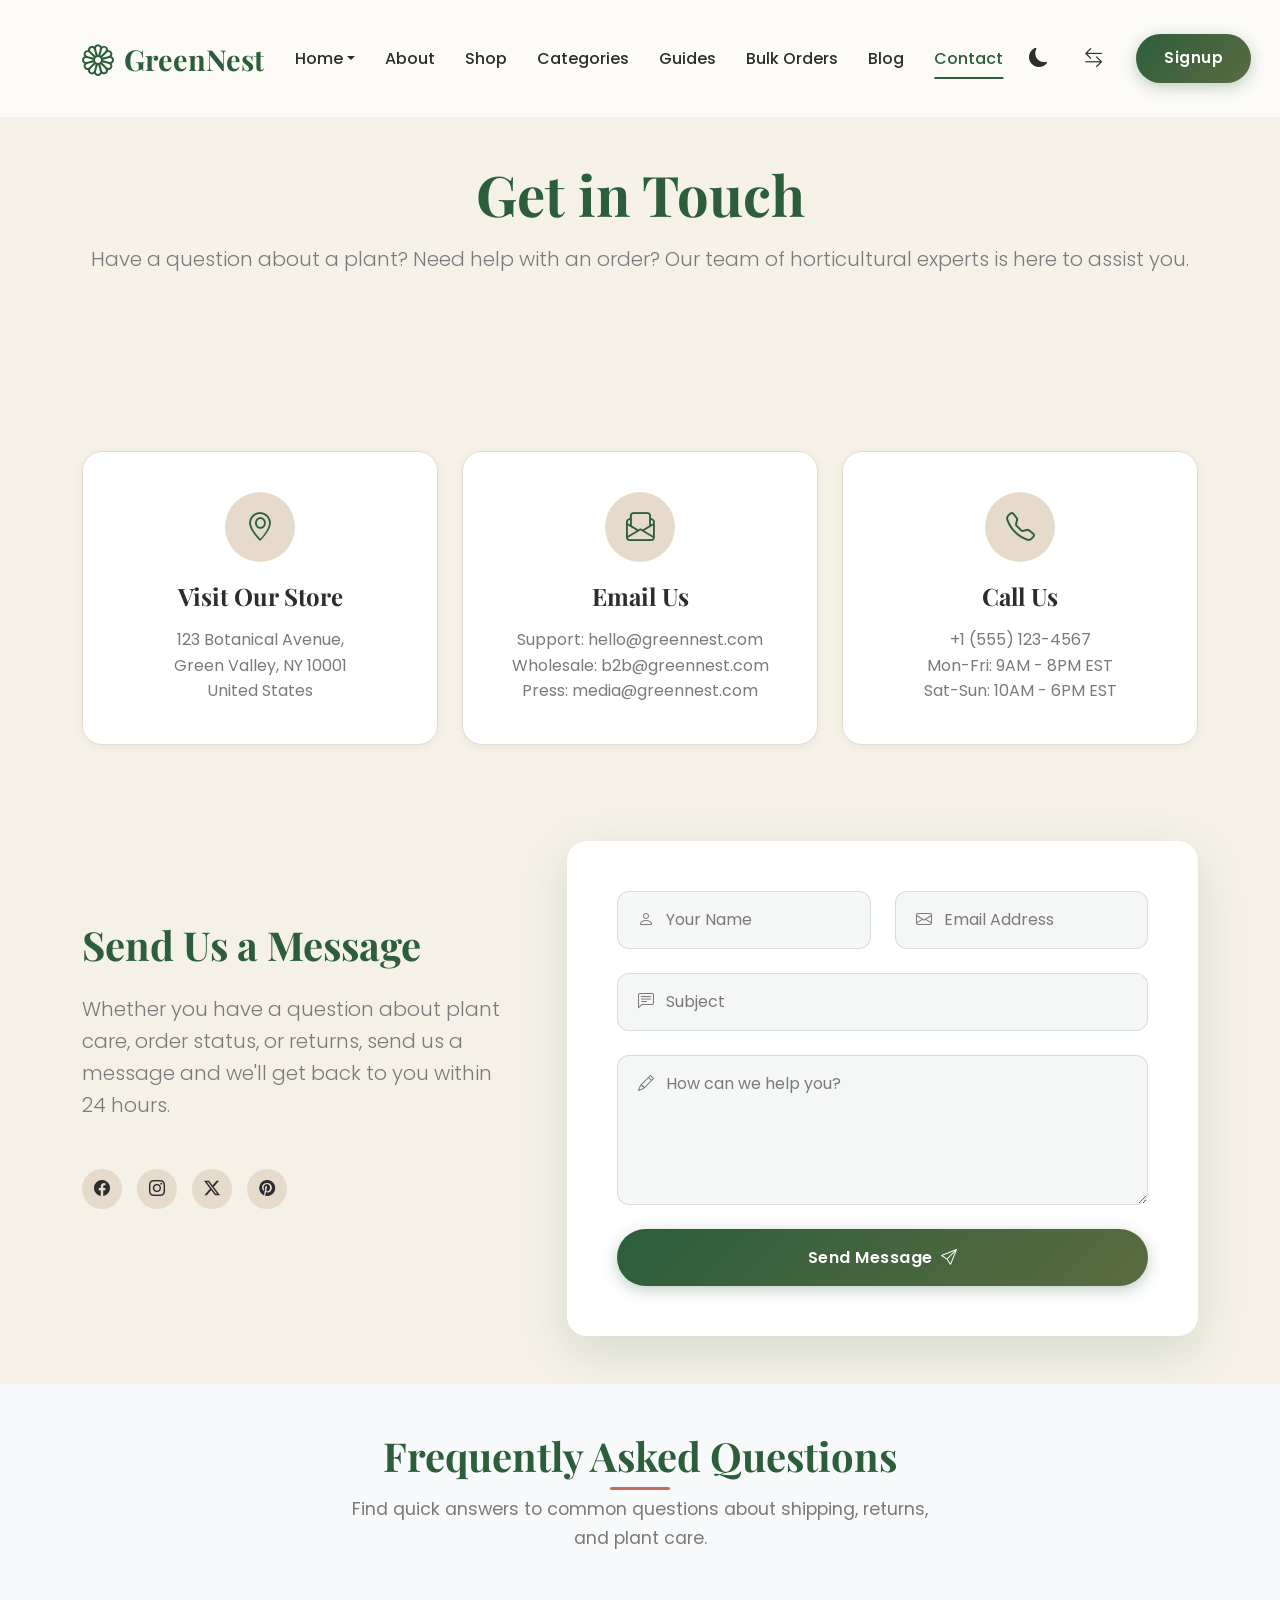
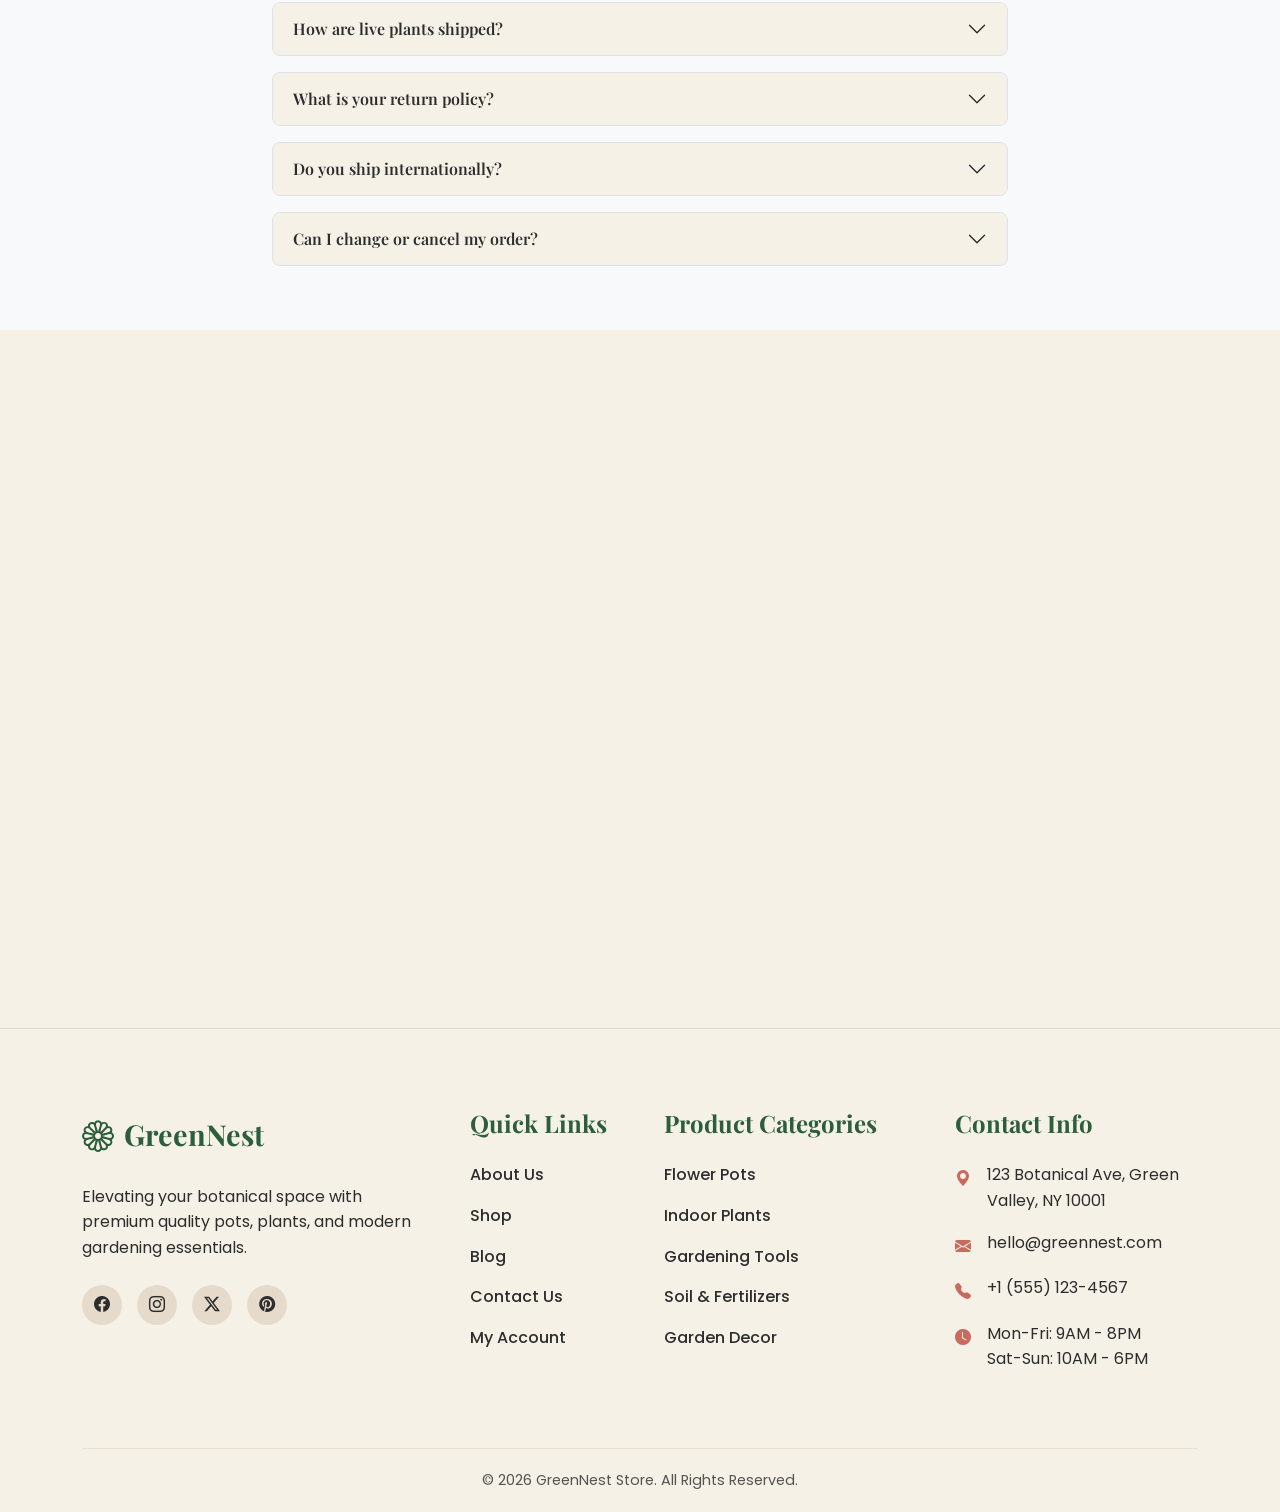
<file: contact.html>
<!DOCTYPE html>
<html lang="en" dir="ltr" data-theme="light">
<head>
    <meta charset="UTF-8">
    <meta name="viewport" content="width=device-width, initial-scale=1.0">
    <title>Contact Us | GreenNest</title>
    <link rel="icon" type="image/svg+xml" href="favicon.svg">
    
    <link href="https://cdn.jsdelivr.net/npm/bootstrap@5.3.2/dist/css/bootstrap.min.css" rel="stylesheet">
    <link rel="stylesheet" href="https://cdn.jsdelivr.net/npm/bootstrap-icons@1.11.1/font/bootstrap-icons.css">
    <link href="https://unpkg.com/aos@2.3.1/dist/aos.css" rel="stylesheet">
    
    <link rel="stylesheet" href="css/style.css">
    <link rel="stylesheet" href="css/rtl.css">
    
    <style>
        .contact-hero {
            padding: 160px 0 140px;
            background: linear-gradient(rgba(245, 241, 231, 0.9), rgba(245, 241, 231, 0.9)), url('https://images.unsplash.com/photo-1550989460-0adf9ea622e2?q=80&w=1920&auto=format&fit=crop') center/cover;
            text-align: center;
        }
        [data-theme="dark"] .contact-hero {
            background: linear-gradient(rgba(26, 31, 28, 0.95), rgba(26, 31, 28, 0.95)), url('https://images.unsplash.com/photo-1528183429752-a97d0bf99b5a?q=80&w=1920&auto=format&fit=crop') center/cover;
        }
        
        .contact-info-box {
            background: var(--color-white);
            padding: 40px;
            border-radius: 20px;
            text-align: center;
            box-shadow: var(--shadow-sm);
            height: 100%;
            transition: all var(--transition-smooth);
            border: 1px solid var(--color-border);
        }
        [data-theme="dark"] .contact-info-box { background: var(--color-card-bg); }

        .contact-title {
            color: var(--color-forest-green);
            font-family: var(--font-secondary);
        }
        
        [data-theme="dark"] .contact-title {
            color: var(--color-sage-green);
        }
        
        [data-theme="dark"] .contact-icon {
            color: var(--color-sage-green);
            background: rgba(149, 178, 137, 0.2);
        }
        
        .contact-info-box:hover {
            transform: translateY(-5px);
            box-shadow: var(--shadow-md);
            border-color: var(--color-forest-green);
        }
        
        .contact-icon {
            width: 70px; height: 70px;
            background: var(--color-beige);
            color: var(--color-forest-green);
            display: flex; align-items: center; justify-content: center;
            border-radius: 50%;
            font-size: 1.8rem;
            margin: 0 auto 20px;
        }
        
        .map-container {
            width: 100%;
            height: 450px;
            border-radius: 20px;
            overflow: hidden;
            box-shadow: var(--shadow-md);
        }
        
        .contact-form-wrapper {
            background: var(--color-white);
            padding: 50px;
            border-radius: 20px;
            box-shadow: var(--shadow-lg);
        }
        [data-theme="dark"] .contact-form-wrapper { background: var(--color-card-bg); }
        
        .accordion-button:not(.collapsed) {
            background-color: var(--color-beige);
            color: var(--color-forest-green);
            box-shadow: none;
        }
        
        [data-theme="dark"] .accordion-button:not(.collapsed) {
            background-color: rgba(149, 178, 137, 0.2); /* Sage green tint */
            color: var(--color-sage-green);
        }
        
        [dir="rtl"] .accordion-button::after {
            margin-left: 0;
            margin-right: auto;
        }
        
        .accordion-item {
            background-color: var(--color-bg);
            border-color: var(--color-border);
        }
        
        .accordion-button {
            background-color: var(--color-bg);
            color: var(--color-text);
            font-weight: 600;
        }

        [data-theme="dark"] .accordion-item,
        [data-theme="dark"] .accordion-button {
            background-color: var(--color-bg);
            color: var(--color-text);
        }
        
        .accordion-body {
            color: var(--color-text-muted);
        }
    </style>
</head>
<body>

    <!-- Header (Shared) -->
    <header class="site-header">
        <div class="container">
            <nav class="navbar navbar-expand-xl">
                <a class="navbar-brand" href="index.html">
                    <i class="bi bi-flower1"></i> GreenNest
                </a>
                
                <button class="navbar-toggler" type="button" data-bs-toggle="collapse" data-bs-target="#mainNav">
                    <span class="navbar-toggler-icon"></span>
                </button>
                
                <div class="collapse navbar-collapse" id="mainNav">
                    <ul class="navbar-nav mx-auto mb-2 mb-lg-0">
                        <li class="nav-item dropdown">
                            <a class="nav-link dropdown-toggle" href="#" role="button" data-bs-toggle="dropdown">Home</a>
                            <ul class="dropdown-menu glass-panel">
                                <li><a class="dropdown-item" href="index.html">Home 1</a></li>
                                <li><a class="dropdown-item" href="index-2.html">Home 2</a></li>
                            </ul>
                        </li>
                        <li class="nav-item"><a class="nav-link" href="about.html">About</a></li>
                        <li class="nav-item"><a class="nav-link" href="shop.html">Shop</a></li>
                        <li class="nav-item"><a class="nav-link" href="categories.html">Categories</a></li>
                        <li class="nav-item"><a class="nav-link" href="gardening-guides.html">Guides</a></li>
                        <li class="nav-item"><a class="nav-link" href="bulk-orders.html">Bulk Orders</a></li>
                        <li class="nav-item"><a class="nav-link" href="blog.html">Blog</a></li>
                        <li class="nav-item"><a class="nav-link active" href="contact.html">Contact</a></li>
                    </ul>
                    
                    <div class="nav-actions">
                        <button id="themeToggle" class="icon-btn theme-toggle" title="Toggle Dark/Light Mode">
                            <i class="bi bi-moon-fill"></i>
                        </button>
                        <button id="rtlToggle" class="icon-btn" title="Toggle RTL">
                            <i class="bi bi-arrow-left-right"></i>
                        </button>
                        
                        <a href="signup.html" class="btn-premium btn-primary-custom ms-2">Signup</a>
                    </div>
                </div>
            </nav>
        </div>
    </header>

    <main>
        <!-- Section 1: Hero -->
        <section class="contact-hero" data-aos="fade-down">
            <div class="container">
                <h1 class="display-4 fw-bold mb-3 contact-title">Get in Touch</h1>
                <p class="lead text-muted max-w-lg mx-auto">Have a question about a plant? Need help with an order? Our team of horticultural experts is here to assist you.</p>
            </div>
        </section>

        <!-- Section 2: Store Details -->
        <section class="pb-5" style="margin-top: -80px; position: relative; z-index: 2;">
            <div class="container">
                <div class="row g-4">
                    <div class="col-lg-4 col-md-6" data-aos="fade-up" data-aos-delay="100">
                        <div class="contact-info-box">
                            <div class="contact-icon"><i class="bi bi-geo-alt"></i></div>
                            <h4 class="fw-bold mb-3">Visit Our Store</h4>
                            <p class="text-muted mb-0">123 Botanical Avenue,<br>Green Valley, NY 10001<br>United States</p>
                        </div>
                    </div>
                    <div class="col-lg-4 col-md-6" data-aos="fade-up" data-aos-delay="200">
                        <div class="contact-info-box">
                            <div class="contact-icon"><i class="bi bi-envelope-paper"></i></div>
                            <h4 class="fw-bold mb-3">Email Us</h4>
                            <p class="text-muted mb-0">Support: hello@greennest.com<br>Wholesale: b2b@greennest.com<br>Press: media@greennest.com</p>
                        </div>
                    </div>
                    <div class="col-lg-4 col-md-6 offset-md-3 offset-lg-0" data-aos="fade-up" data-aos-delay="300">
                        <div class="contact-info-box">
                            <div class="contact-icon"><i class="bi bi-telephone"></i></div>
                            <h4 class="fw-bold mb-3">Call Us</h4>
                            <p class="text-muted mb-0">+1 (555) 123-4567<br>Mon-Fri: 9AM - 8PM EST<br>Sat-Sun: 10AM - 6PM EST</p>
                        </div>
                    </div>
                </div>
            </div>
        </section>

        <!-- Section 4: Contact Form -->
        <section class="py-5">
            <div class="container">
                <div class="row align-items-center g-5">
                    <div class="col-lg-5" data-aos="fade-right">
                        <h2 class="display-6 fw-bold mb-4 contact-title">Send Us a Message</h2>
                        <p class="lead text-muted mb-5">Whether you have a question about plant care, order status, or returns, send us a message and we'll get back to you within 24 hours.</p>
                        
                        <div class="social-icons mb-5" data-aos="fade-up" data-aos-delay="100">
                            <a href="#" aria-label="Facebook"><i class="bi bi-facebook"></i></a>
                            <a href="#" aria-label="Instagram"><i class="bi bi-instagram"></i></a>
                            <a href="#" aria-label="Twitter"><i class="bi bi-twitter-x"></i></a>
                            <a href="#" aria-label="Pinterest"><i class="bi bi-pinterest"></i></a>
                        </div>
                    </div>
                    <div class="col-lg-7" data-aos="fade-left">
                        <div class="contact-form-wrapper">
                            <form>
                                <div class="row g-4">
                                    <div class="col-md-6">
                                        <div class="form-floating form-floating-custom">
                                            <input type="text" class="form-control form-control-glass" id="contactName" placeholder="Your Name" required>
                                            <label for="contactName"><i class="bi bi-person me-2"></i> Your Name</label>
                                        </div>
                                    </div>
                                    <div class="col-md-6">
                                        <div class="form-floating form-floating-custom">
                                            <input type="email" class="form-control form-control-glass" id="contactEmail" placeholder="Your Email" required>
                                            <label for="contactEmail"><i class="bi bi-envelope me-2"></i> Email Address</label>
                                        </div>
                                    </div>
                                    <div class="col-12">
                                        <div class="form-floating form-floating-custom">
                                            <input type="text" class="form-control form-control-glass" id="contactSubject" placeholder="Subject" required>
                                            <label for="contactSubject"><i class="bi bi-chat-left-text me-2"></i> Subject</label>
                                        </div>
                                    </div>
                                    <div class="col-12">
                                        <div class="form-floating form-floating-custom">
                                            <textarea class="form-control form-control-glass" id="contactMessage" placeholder="Message" style="height: 150px" required></textarea>
                                            <label for="contactMessage"><i class="bi bi-pencil me-2"></i> How can we help you?</label>
                                        </div>
                                    </div>
                                    <div class="col-12">
                                        <button type="submit" class="btn-premium btn-primary-custom px-3 px-md-5 py-2 py-md-3 fs-6 fs-md-5 w-100 text-nowrap">Send Message <i class="bi bi-send ms-2"></i></button>
                                    </div>
                                </div>
                            </form>
                        </div>
                    </div>
                </div>
            </div>
        </section>

        <!-- Section 5: FAQ -->
        <section class="py-5 bg-theme-light mb-5">
            <div class="container">
                <div class="section-title" data-aos="fade-up">
                    <h2>Frequently Asked Questions</h2>
                    <p>Find quick answers to common questions about shipping, returns, and plant care.</p>
                </div>
                
                <div class="row justify-content-center" data-aos="fade-up" data-aos-delay="200">
                    <div class="col-lg-8">
                        <div class="accordion" id="faqAccordion">
                            <!-- FAQ Item 1 -->
                            <div class="accordion-item mb-3 rounded-3 overflow-hidden border">
                                <h2 class="accordion-header">
                                    <button class="accordion-button collapsed py-3" type="button" data-bs-toggle="collapse" data-bs-target="#faq1">
                                        How are live plants shipped?
                                    </button>
                                </h2>
                                <div id="faq1" class="accordion-collapse collapse" data-bs-parent="#faqAccordion">
                                    <div class="accordion-body">
                                        All live plants are carefully hand-packaged using our proprietary eco-friendly wrap that secures the soil and protects the foliage. During extreme weather, we include heat packs or cooling gel packs at no extra charge to ensure your plant arrives healthy.
                                    </div>
                                </div>
                            </div>
                            <!-- FAQ Item 2 -->
                            <div class="accordion-item mb-3 rounded-3 overflow-hidden border">
                                <h2 class="accordion-header">
                                    <button class="accordion-button collapsed py-3" type="button" data-bs-toggle="collapse" data-bs-target="#faq2">
                                        What is your return policy?
                                    </button>
                                </h2>
                                <div id="faq2" class="accordion-collapse collapse" data-bs-parent="#faqAccordion">
                                    <div class="accordion-body">
                                        We offer a 30-Day Plant Guarantee. If your plant arrives damaged or dies within 30 days despite proper care, we will replace it for free. Hard goods like pots and tools can be returned within 60 days in unused condition.
                                    </div>
                                </div>
                            </div>
                            <!-- FAQ Item 3 -->
                            <div class="accordion-item mb-3 rounded-3 overflow-hidden border">
                                <h2 class="accordion-header">
                                    <button class="accordion-button collapsed py-3" type="button" data-bs-toggle="collapse" data-bs-target="#faq3">
                                        Do you ship internationally?
                                    </button>
                                </h2>
                                <div id="faq3" class="accordion-collapse collapse" data-bs-parent="#faqAccordion">
                                    <div class="accordion-body">
                                        Currently, we only ship live plants within the contiguous United States due to agricultural regulations. However, our pots, tools, and accessories can be shipped to Canada and the UK.
                                    </div>
                                </div>
                            </div>
                            <!-- FAQ Item 4 -->
                            <div class="accordion-item mb-3 rounded-3 overflow-hidden border">
                                <h2 class="accordion-header">
                                    <button class="accordion-button collapsed py-3" type="button" data-bs-toggle="collapse" data-bs-target="#faq4">
                                        Can I change or cancel my order?
                                    </button>
                                </h2>
                                <div id="faq4" class="accordion-collapse collapse" data-bs-parent="#faqAccordion">
                                    <div class="accordion-body">
                                        Orders are processed quickly to ensure healthy plant delivery. You can cancel or modify your order within 2 hours of placement. Please contact our support team immediately if changes are needed.
                                    </div>
                                </div>
                            </div>
                        </div>
                    </div>
                </div>
            </div>
        </section>

        <!-- Section 5: Map -->
        <section class="map-section">
            <iframe src="https://www.google.com/maps/embed?pb=!1m18!1m12!1m3!1d193595.15830869428!2d-74.119763973046!3d40.69766374874431!2m3!1f0!2f0!3f0!3m2!1i1024!2i768!4f13.1!3m3!1m2!1s0x89c24fa5d33f083b%3A0xc80b8f06e177fe62!2sNew%20York%2C%20NY%2C%20USA!5e0!3m2!1sen!2s!4v1683212879515!5m2!1sen!2s" width="100%" height="450" style="border:0; display: block;" allowfullscreen="" loading="lazy" referrerpolicy="no-referrer-when-downgrade"></iframe>
        </section>

    </main>

    <!-- Footer (Shared) -->
    <footer class="site-footer">
        <div class="container">
            <div class="row g-5">
                <div class="col-lg-4 col-md-6">
                    <a class="navbar-brand mb-4" href="index.html">
                        <i class="bi bi-flower1"></i> GreenNest
                    </a>
                    <p class="mb-4">Elevating your botanical space with premium quality pots, plants, and modern gardening essentials.</p>
                    <div class="social-icons">
                        <a href="#"><i class="bi bi-facebook"></i></a>
                        <a href="#"><i class="bi bi-instagram"></i></a>
                        <a href="#"><i class="bi bi-twitter-x"></i></a>
                        <a href="#"><i class="bi bi-pinterest"></i></a>
                    </div>
                </div>
                
                <div class="col-lg-2 col-md-6">
                    <h4 class="footer-title">Quick Links</h4>
                    <ul class="footer-links">
                        <li><a href="about.html">About Us</a></li>
                        <li><a href="shop.html">Shop</a></li>
                        <li><a href="blog.html">Blog</a></li>
                        <li><a href="contact.html">Contact Us</a></li>
                        <li><a href="login.html">My Account</a></li>
                    </ul>
                </div>
                
                <div class="col-lg-3 col-md-6">
                    <h4 class="footer-title">Product Categories</h4>
                    <ul class="footer-links">
                        <li><a href="categories.html">Flower Pots</a></li>
                        <li><a href="categories.html">Indoor Plants</a></li>
                        <li><a href="categories.html">Gardening Tools</a></li>
                        <li><a href="categories.html">Soil & Fertilizers</a></li>
                        <li><a href="categories.html">Garden Decor</a></li>
                    </ul>
                </div>
                
                <div class="col-lg-3 col-md-6">
                    <h4 class="footer-title">Contact Info</h4>
                    <ul class="list-unstyled">
                        <li class="mb-3 d-flex"><i class="bi bi-geo-alt-fill me-3 mt-1 text-terracotta" style="color: var(--color-terracotta);"></i> 123 Botanical Ave, Green Valley, NY 10001</li>
                        <li class="mb-3 d-flex"><i class="bi bi-envelope-fill me-3 mt-1 text-terracotta" style="color: var(--color-terracotta);"></i> hello@greennest.com</li>
                        <li class="mb-3 d-flex"><i class="bi bi-telephone-fill me-3 mt-1 text-terracotta" style="color: var(--color-terracotta);"></i> +1 (555) 123-4567</li>
                        <li class="mb-3 d-flex"><i class="bi bi-clock-fill me-3 mt-1 text-terracotta" style="color: var(--color-terracotta);"></i> Mon-Fri: 9AM - 8PM<br>Sat-Sun: 10AM - 6PM</li>
                    </ul>
                </div>
            </div>
            
            <div class="footer-bottom">
                <p class="m-0">&copy; 2026 GreenNest Store. All Rights Reserved.</p>
            </div>
        </div>
    </footer>
    
    <button id="backToTop" class="back-to-top"><i class="bi bi-arrow-up"></i></button>

    <script src="https://cdn.jsdelivr.net/npm/bootstrap@5.3.2/dist/js/bootstrap.bundle.min.js"></script>
    <script src="https://unpkg.com/aos@2.3.1/dist/aos.js"></script>
    <script src="js/main.js"></script>
</body>
</html>
</file>
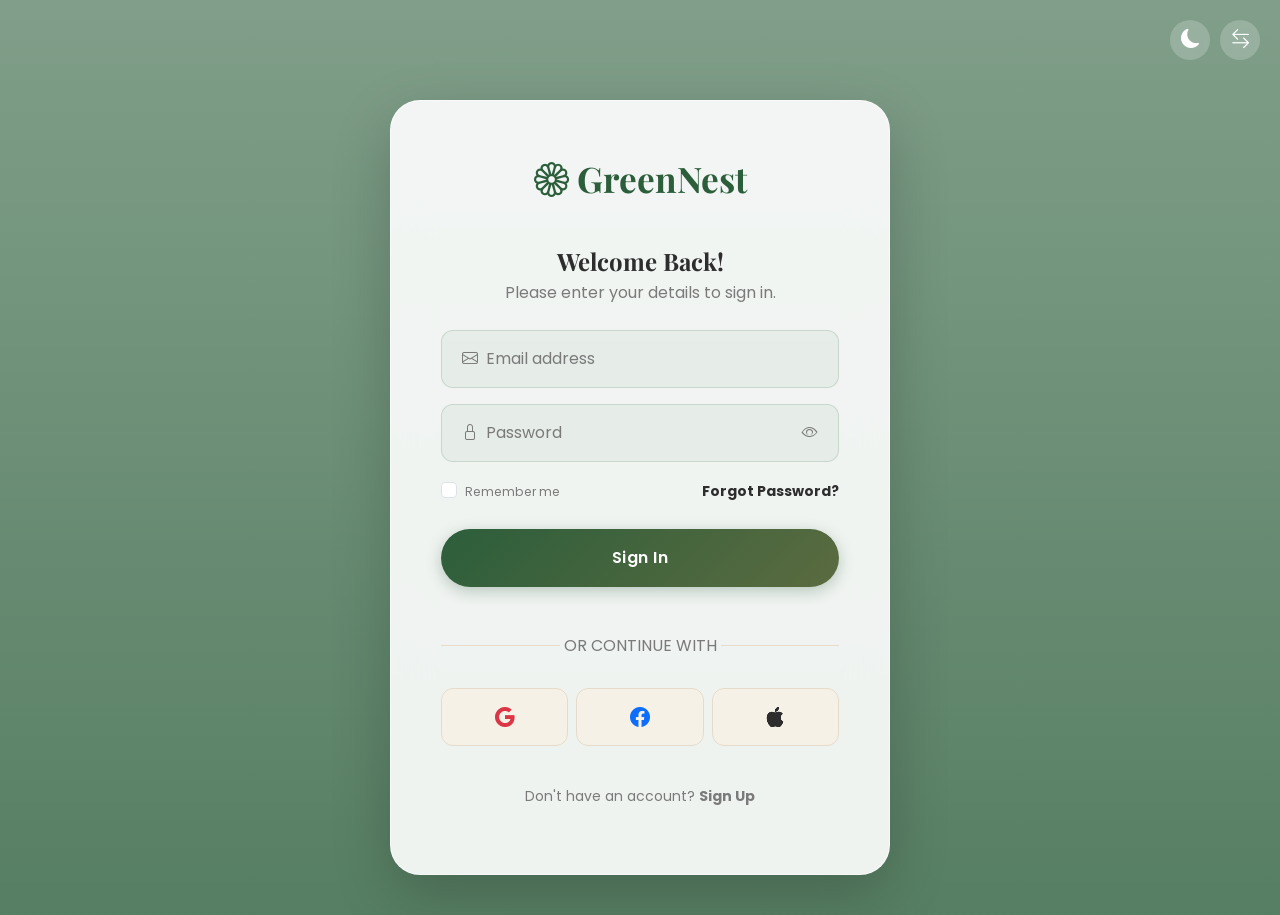
<file: login.html>
<!DOCTYPE html>
<html lang="en" dir="ltr" data-theme="light">
<head>
    <meta charset="UTF-8">
    <meta name="viewport" content="width=device-width, initial-scale=1.0">
    <title>Login | GreenNest</title>
    <link rel="icon" type="image/svg+xml" href="favicon.svg">
    
    <link href="https://cdn.jsdelivr.net/npm/bootstrap@5.3.2/dist/css/bootstrap.min.css" rel="stylesheet">
    <link rel="stylesheet" href="https://cdn.jsdelivr.net/npm/bootstrap-icons@1.11.1/font/bootstrap-icons.css">
    
    <link rel="stylesheet" href="css/style.css">
    <link rel="stylesheet" href="css/rtl.css">
    
    <style>
        .auth-body {
            min-height: 100vh;
            display: flex;
            background: linear-gradient(rgba(44, 94, 59, 0.6), rgba(44, 94, 59, 0.8)), url('https://images.unsplash.com/photo-1518531933037-91b2f5f229cc?q=80&w=1920&auto=format&fit=crop') center/cover fixed;
            padding: 100px 20px 40px;
            position: relative;
        }
        
        .auth-card {
            margin: auto;
            background: rgba(255, 255, 255, 0.9);
            backdrop-filter: blur(20px);
            -webkit-backdrop-filter: blur(20px);
            border-radius: 30px;
            padding: 50px;
            width: 100%;
            max-width: 500px;
            box-shadow: 0 20px 60px rgba(0,0,0,0.2);
            border: 1px solid rgba(255,255,255,0.5);
            animation: slideUp 0.8s cubic-bezier(0.165, 0.84, 0.44, 1);
        }
        
        [data-theme="dark"] .auth-card {
            background: rgba(26, 31, 28, 0.85);
            border-color: rgba(255,255,255,0.1);
        }
        
        @keyframes slideUp {
            from { opacity: 0; transform: translateY(50px); }
            to { opacity: 1; transform: translateY(0); }
        }
        
        .auth-brand {
            font-family: var(--font-secondary);
            font-size: 2.2rem;
            color: var(--color-forest-green);
            text-align: center;
            margin-bottom: 40px;
            font-weight: 700;
        }
        [data-theme="dark"] .auth-brand { color: var(--color-sage-green); }
        
        .social-btn {
            display: flex;
            align-items: center;
            justify-content: center;
            gap: 15px;
            width: 100%;
            padding: 12px;
            border-radius: 12px;
            margin-bottom: 15px;
            font-weight: 600;
            transition: all var(--transition-fast);
            background: var(--color-bg);
            border: 1px solid var(--color-border);
            color: var(--color-text);
        }
        .social-btn:hover {
            background: var(--color-light-gray);
            transform: translateY(-2px);
        }
        [data-theme="dark"] .social-btn:hover { background: rgba(255,255,255,0.1); }
        
        .auth-divider {
            display: flex;
            align-items: center;
            text-align: center;
            margin: 30px 0;
            color: var(--color-text-muted);
        }
        .auth-divider::before, .auth-divider::after {
            content: '';
            flex: 1;
            border-bottom: 1px solid var(--color-border);
        }
        .auth-divider:not(:empty)::before { margin-right: .25em; }
        .auth-divider:not(:empty)::after { margin-left: .25em; }
        
        .floating-controls {
            position: absolute;
            top: 20px;
            right: 20px;
            display: flex;
            gap: 10px;
            z-index: 10;
        }
        [dir="rtl"] .floating-controls {
            right: auto; left: 20px;
        }
        
        .floating-controls .icon-btn {
            background: rgba(255,255,255,0.2);
            color: #fff;
            backdrop-filter: blur(5px);
        }
        .floating-controls .icon-btn:hover {
            background: rgba(255,255,255,0.4);
        }
    </style>
</head>
<body class="auth-body">

    <!-- Floating Toggles -->
    <div class="floating-controls">
        <button id="themeToggle" class="icon-btn theme-toggle" title="Toggle Dark/Light Mode">
            <i class="bi bi-moon-fill"></i>
        </button>
        <button id="rtlToggle" class="icon-btn" title="Toggle RTL">
            <i class="bi bi-arrow-left-right"></i>
        </button>
    </div>

    <!-- Login Card -->
    <div class="auth-card">
        <div class="auth-brand">
            <a href="index.html" class="text-decoration-none" style="color: inherit;">
                <i class="bi bi-flower1"></i> GreenNest
            </a>
        </div>
        
        <h4 class="fw-bold mb-1 text-center">Welcome Back!</h4>
        <p class="text-muted mb-4 text-center">Please enter your details to sign in.</p>
        
        <form>
            <div class="form-floating form-floating-custom mb-3">
                <input type="email" class="form-control form-control-glass" id="email" placeholder="name@example.com" required>
                <label for="email" class="d-flex align-items-center"><i class="bi bi-envelope me-2"></i>Email address</label>
            </div>
            <div class="form-floating form-floating-custom mb-3 position-relative">
                <input type="password" class="form-control form-control-glass pe-5" id="password" placeholder="Password" required>
                <label for="password" class="d-flex align-items-center"><i class="bi bi-lock me-2"></i>Password</label>
                <button type="button" class="btn position-absolute top-50 end-0 translate-middle-y toggle-password me-2" tabindex="-1" style="z-index: 5; color: var(--color-text-muted);">
                    <i class="bi bi-eye"></i>
                </button>
            </div>
            
            <div class="d-flex justify-content-between align-items-center mb-4">
                <div class="form-check">
                    <input class="form-check-input" type="checkbox" value="" id="rememberMe">
                    <label class="form-check-label text-muted small" for="rememberMe">
                    <label class="form-check-label text-muted small d-flex align-items-center" for="rememberMe">
                        Remember me
                    </label>
                </div>
                <a href="#" class="text-terracotta small fw-bold text-decoration-none">Forgot Password?</a>
            </div>
            
            <button type="submit" class="btn-premium btn-primary-custom w-100 py-2 py-md-3 fs-6 fs-md-5 mb-3 text-nowrap">Sign In</button>
        </form>
        
        <div class="auth-divider">OR CONTINUE WITH</div>
        
        <div class="row g-2">
            <div class="col-4">
                <button class="social-btn px-0 w-100" title="Google Login">
                    <i class="bi bi-google text-danger fs-5 m-0"></i>
                </button>
            </div>
            <div class="col-4">
                <button class="social-btn px-0 w-100" title="Facebook Login">
                    <i class="bi bi-facebook text-primary fs-5 m-0"></i>
                </button>
            </div>
            <div class="col-4">
                <button class="social-btn px-0 w-100" title="Apple Login">
                    <i class="bi bi-apple fs-5 m-0" style="color: var(--color-text);"></i>
                </button>
            </div>
        </div>
        
        <p class="text-center mt-4 text-muted small">
            Don't have an account? <a href="signup.html" class="text-forest-green fw-bold text-decoration-none">Sign Up</a>
        </p>
    </div>

    <script src="js/main.js"></script>
</body>
</html>
</file>
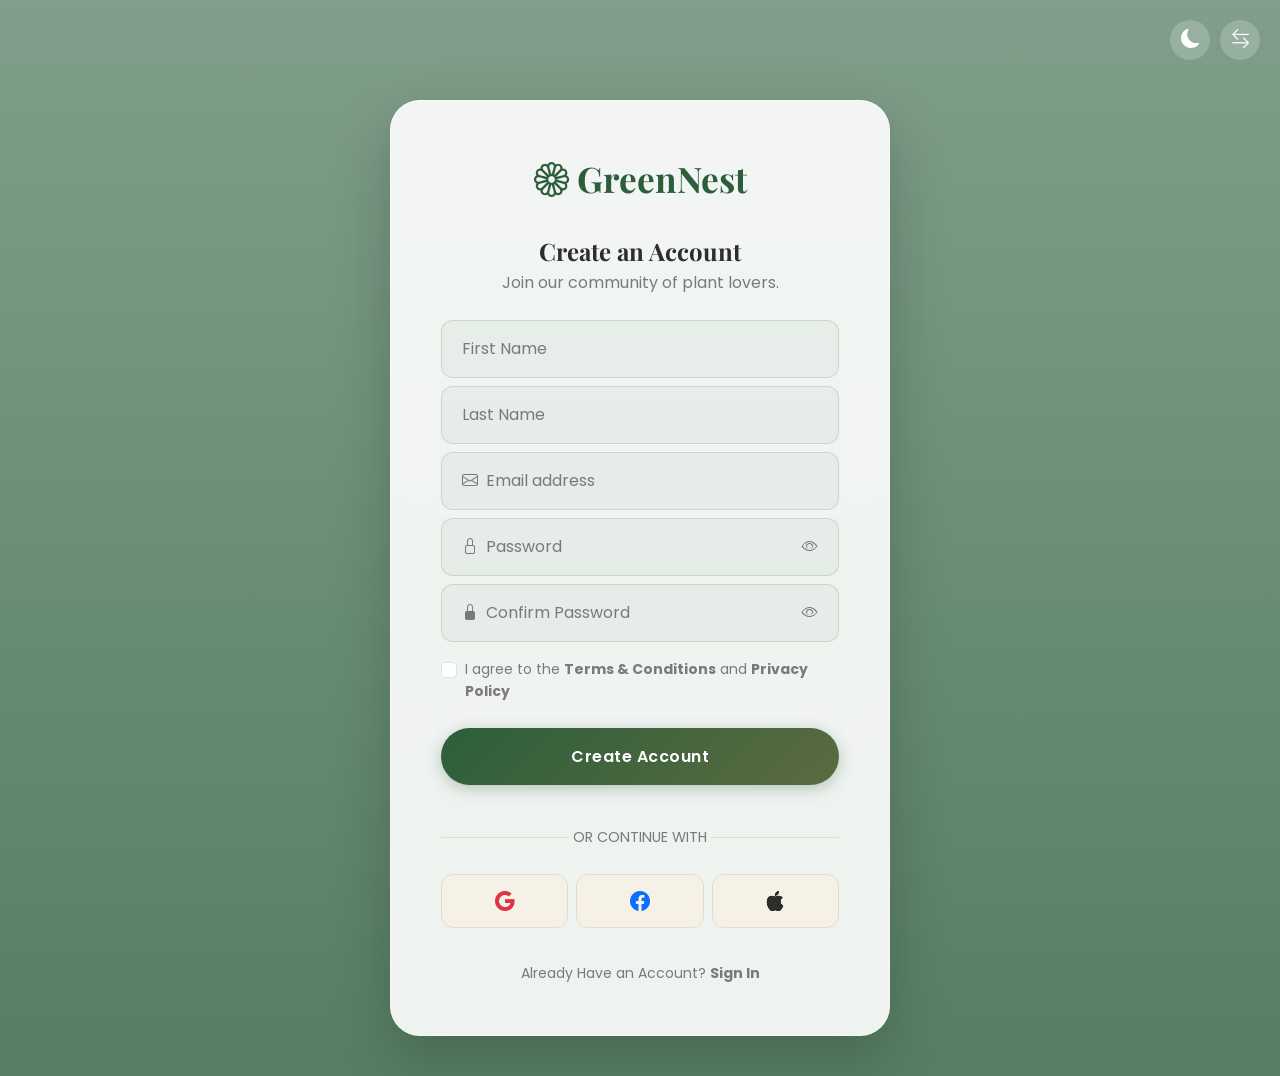
<file: signup.html>
<!DOCTYPE html>
<html lang="en" dir="ltr" data-theme="light">
<head>
    <meta charset="UTF-8">
    <meta name="viewport" content="width=device-width, initial-scale=1.0">
    <title>Sign Up | GreenNest</title>
    <link rel="icon" type="image/svg+xml" href="favicon.svg">
    
    <link href="https://cdn.jsdelivr.net/npm/bootstrap@5.3.2/dist/css/bootstrap.min.css" rel="stylesheet">
    <link rel="stylesheet" href="https://cdn.jsdelivr.net/npm/bootstrap-icons@1.11.1/font/bootstrap-icons.css">
    
    <link rel="stylesheet" href="css/style.css">
    <link rel="stylesheet" href="css/rtl.css">
    
    <style>
        .auth-body {
            min-height: 100vh;
            display: flex;
            background: linear-gradient(rgba(44, 94, 59, 0.6), rgba(44, 94, 59, 0.8)), url('https://images.unsplash.com/photo-1466692476877-6a42511a68ce?q=80&w=1920&auto=format&fit=crop') center/cover fixed;
            padding: 100px 20px 40px;
            position: relative;
        }
        
        .auth-card {
            margin: auto;
            background: rgba(255, 255, 255, 0.9);
            backdrop-filter: blur(20px);
            -webkit-backdrop-filter: blur(20px);
            border-radius: 30px;
            padding: 50px;
            width: 100%;
            max-width: 500px;
            box-shadow: 0 20px 60px rgba(0,0,0,0.2);
            border: 1px solid rgba(255,255,255,0.5);
            animation: slideUp 0.8s cubic-bezier(0.165, 0.84, 0.44, 1);
        }
        
        [data-theme="dark"] .auth-card {
            background: rgba(26, 31, 28, 0.85);
            border-color: rgba(255,255,255,0.1);
        }
        
        @keyframes slideUp {
            from { opacity: 0; transform: translateY(50px); }
            to { opacity: 1; transform: translateY(0); }
        }
        
        .auth-brand {
            font-family: var(--font-secondary);
            font-size: 2.2rem;
            color: var(--color-forest-green);
            text-align: center;
            margin-bottom: 30px;
            font-weight: 700;
        }
        [data-theme="dark"] .auth-brand { color: var(--color-sage-green); }
        
        .social-btn {
            display: flex;
            align-items: center;
            justify-content: center;
            gap: 15px;
            width: 100%;
            padding: 10px;
            border-radius: 12px;
            margin-bottom: 10px;
            font-weight: 600;
            transition: all var(--transition-fast);
            background: var(--color-bg);
            border: 1px solid var(--color-border);
            color: var(--color-text);
        }
        .social-btn:hover {
            background: var(--color-light-gray);
            transform: translateY(-2px);
        }
        [data-theme="dark"] .social-btn:hover { background: rgba(255,255,255,0.1); }
        
        .auth-divider {
            display: flex;
            align-items: center;
            text-align: center;
            margin: 25px 0;
            color: var(--color-text-muted);
            font-size: 0.9rem;
        }
        .auth-divider::before, .auth-divider::after {
            content: '';
            flex: 1;
            border-bottom: 1px solid var(--color-border);
        }
        .auth-divider:not(:empty)::before { margin-right: .25em; }
        .auth-divider:not(:empty)::after { margin-left: .25em; }
        
        .floating-controls {
            position: absolute;
            top: 20px;
            right: 20px;
            display: flex;
            gap: 10px;
            z-index: 10;
        }
        [dir="rtl"] .floating-controls {
            right: auto; left: 20px;
        }
        
        .floating-controls .icon-btn {
            background: rgba(255,255,255,0.2);
            color: #fff;
            backdrop-filter: blur(5px);
        }
        .floating-controls .icon-btn:hover {
            background: rgba(255,255,255,0.4);
        }
    </style>
</head>
<body class="auth-body">

    <!-- Floating Toggles -->
    <div class="floating-controls">
        <button id="themeToggle" class="icon-btn theme-toggle" title="Toggle Dark/Light Mode">
            <i class="bi bi-moon-fill"></i>
        </button>
        <button id="rtlToggle" class="icon-btn" title="Toggle RTL">
            <i class="bi bi-arrow-left-right"></i>
        </button>
    </div>

    <!-- Signup Card -->
    <div class="auth-card">
        <div class="auth-brand">
            <a href="index.html" class="text-decoration-none" style="color: inherit;">
                <i class="bi bi-flower1"></i> GreenNest
            </a>
        </div>
        
        <h4 class="fw-bold mb-1 text-center">Create an Account</h4>
        <p class="text-muted mb-4 text-center">Join our community of plant lovers.</p>
        
        <form>
            <div class="form-floating form-floating-custom mb-2">
                <input type="text" class="form-control form-control-glass" id="fname" placeholder="First Name" required>
                <label for="fname">First Name</label>
            </div>
            
            <div class="form-floating form-floating-custom mb-2">
                <input type="text" class="form-control form-control-glass" id="lname" placeholder="Last Name" required>
                <label for="lname">Last Name</label>
            </div>
            
            <div class="form-floating form-floating-custom mb-2">
                <input type="email" class="form-control form-control-glass" id="email" placeholder="name@example.com" required>
                <label for="email" class="d-flex align-items-center"><i class="bi bi-envelope me-2"></i>Email address</label>
            </div>
            
            <div class="form-floating form-floating-custom mb-2 position-relative">
                <input type="password" class="form-control form-control-glass pe-5" id="password" placeholder="Password" required>
                <label for="password" class="d-flex align-items-center"><i class="bi bi-lock me-2"></i>Password</label>
                <button type="button" class="btn position-absolute top-50 end-0 translate-middle-y toggle-password me-2" tabindex="-1" style="z-index: 5; color: var(--color-text-muted);">
                    <i class="bi bi-eye"></i>
                </button>
            </div>
            
            <div class="form-floating form-floating-custom mb-3 position-relative">
                <input type="password" class="form-control form-control-glass pe-5" id="confirmPassword" placeholder="Confirm Password" required>
                <label for="confirmPassword" class="d-flex align-items-center"><i class="bi bi-lock-fill me-2"></i>Confirm Password</label>
                <button type="button" class="btn position-absolute top-50 end-0 translate-middle-y toggle-password me-2" tabindex="-1" style="z-index: 5; color: var(--color-text-muted);">
                    <i class="bi bi-eye"></i>
                </button>
            </div>
            
            <div class="form-check mb-4">
                <input class="form-check-input" type="checkbox" value="" id="terms" required>
                <label class="form-check-label text-muted small" for="terms">
                    I agree to the <a href="#" class="text-terracotta text-decoration-none fw-bold">Terms & Conditions</a> and <a href="#" class="text-terracotta text-decoration-none fw-bold">Privacy Policy</a>
                </label>
            </div>
            
            <button type="submit" class="btn-premium btn-primary-custom w-100 py-2 py-md-3 fs-6 fs-md-5 mb-3 text-nowrap">Create Account</button>
        </form>
        
        <div class="auth-divider">OR CONTINUE WITH</div>
        
        <div class="row g-2">
            <div class="col-4">
                <button class="social-btn px-0 w-100" title="Google Login">
                    <i class="bi bi-google text-danger fs-5 m-0"></i>
                </button>
            </div>
            <div class="col-4">
                <button class="social-btn px-0 w-100" title="Facebook Login">
                    <i class="bi bi-facebook text-primary fs-5 m-0"></i>
                </button>
            </div>
            <div class="col-4">
                <button class="social-btn px-0 w-100" title="Apple Login">
                    <i class="bi bi-apple fs-5 m-0" style="color: var(--color-text);"></i>
                </button>
            </div>
        </div>
        
        <p class="text-center mt-4 text-muted small mb-0">
            Already Have an Account? <a href="login.html" class="text-forest-green fw-bold text-decoration-none">Sign In</a>
        </p>
    </div>

    <script src="js/main.js"></script>
</body>
</html>
</file>
<file: css/style.css>
@import url('https://fonts.googleapis.com/css2?family=Playfair+Display:ital,wght@0,400;0,600;0,700;1,400&family=Poppins:wght@300;400;500;600;700&display=swap');

:root {
  /* Earthy Color Palette - Light Mode */
  --color-forest-green: #2C5E3B;
  --color-sage-green: #8AA789;
  --color-olive: #5B6B40;
  --color-terracotta: #C86B5E;
  --color-beige: #E6DBCB;
  --color-cream: #F5F1E7;
  --color-white: #FFFFFF;
  --color-charcoal: #2D2D2D;
  --color-gray: #7A7A7A;
  --color-light-gray: #EFEFEF;
  --color-bg: var(--color-cream);
  --color-text: var(--color-charcoal);
  --color-text-muted: var(--color-gray);
  --color-border: var(--color-beige);
  --color-card-bg: rgba(255, 255, 255, 0.85);

  /* Glassmorphism */
  --glass-bg: rgba(255, 255, 255, 0.7);
  --glass-border: rgba(255, 255, 255, 0.5);
  --glass-shadow: 0 8px 32px 0 rgba(44, 94, 59, 0.1);

  /* Typography */
  --font-primary: 'Poppins', sans-serif;
  --font-secondary: 'Playfair Display', serif;

  /* Shadows */
  --shadow-sm: 0 2px 8px rgba(0,0,0,0.05);
  --shadow-md: 0 8px 24px rgba(44,94,59,0.08);
  --shadow-lg: 0 16px 48px rgba(44,94,59,0.15);
  
  /* Transitions */
  --transition-fast: 0.3s ease;
  --transition-smooth: 0.5s cubic-bezier(0.25, 0.8, 0.25, 1);
}

[data-theme="dark"] {
  /* Earthy Color Palette - Dark Mode */
  --color-bg: #1A1F1C;
  --color-text: #F5F1E7;
  --color-text-muted: #A3A3A3;
  --color-border: #3A4740;
  --color-card-bg: rgba(44, 94, 59, 0.15);
  --color-beige: #3A4740; /* Darker beige equivalent */
  --color-cream: #1A1F1C;
  --color-white: #222824; /* Off-black */
  --color-charcoal: #F5F1E7;
  
  --glass-bg: rgba(26, 31, 28, 0.8);
  --glass-border: rgba(255, 255, 255, 0.1);
  --glass-shadow: 0 8px 32px 0 rgba(0, 0, 0, 0.3);
  
  --shadow-sm: 0 2px 8px rgba(0,0,0,0.2);
  --shadow-md: 0 8px 24px rgba(0,0,0,0.3);
  --shadow-lg: 0 16px 48px rgba(0,0,0,0.5);
}

.bg-theme-light {
  background-color: #f8f9fa;
  transition: background-color var(--transition-fast);
}

.bg-theme-white {
  background-color: #ffffff;
  transition: background-color var(--transition-fast);
}

[data-theme="dark"] .bg-theme-light,
[data-theme="dark"] .bg-light {
  background-color: var(--color-bg) !important;
}

[data-theme="dark"] .bg-theme-white {
  background-color: var(--color-bg) !important;
}

.story-heading {
  color: var(--color-forest-green);
  font-family: var(--font-secondary);
}
[data-theme="dark"] .story-heading {
  color: var(--color-sage-green);
}

[data-theme="dark"] .table {
  --bs-table-color: #ffffff !important;
  color: #ffffff !important;
  --bs-table-bg: transparent !important;
}
[data-theme="dark"] .table .text-muted {
  color: #adb5bd !important;
}

.stat-number {
  color: var(--color-olive);
}
[data-theme="dark"] .stat-number {
  color: var(--color-sage-green);
}

[data-theme="dark"] .text-muted {
  color: var(--color-text-muted, #A3A3A3) !important;
}

[data-theme="dark"] .newsletter-section,
[data-theme="dark"] .newsletter-section h2,
[data-theme="dark"] .newsletter-section p {
  color: #F5F1E7 !important;
}

[data-theme="dark"] .newsletter-section h2::after {
  background: #F5F1E7 !important;
}

[data-theme="dark"] .form-check-input {
  background-color: var(--color-bg);
  border-color: var(--color-border);
}

[data-theme="dark"] .form-check-input:checked {
  background-color: var(--color-sage-green);
  border-color: var(--color-sage-green);
}

[data-theme="dark"] .text-forest-green {
  color: var(--color-sage-green) !important;
}

[data-theme="dark"] .navbar-toggler-icon {
  filter: invert(1);
}

[data-theme="dark"] .navbar-toggler {
  border-color: rgba(255, 255, 255, 0.1);
}

[data-theme="dark"] .dropdown-menu .dropdown-item {
  color: #F5F1E7 !important;
}

[data-theme="dark"] .dropdown-menu .dropdown-item:hover {
  background-color: var(--color-forest-green);
  color: #fff !important;
}

* {
  margin: 0;
  padding: 0;
  box-sizing: border-box;
}

body {
  font-family: var(--font-primary);
  background-color: var(--color-bg);
  color: var(--color-text);
  line-height: 1.6;
  overflow-x: hidden;
  transition: background-color var(--transition-fast), color var(--transition-fast);
}

h1, h2, h3, h4, h5, h6 {
  font-family: var(--font-secondary);
  color: var(--color-text);
  font-weight: 700;
  margin-bottom: 1rem;
}

a {
  text-decoration: none;
  color: inherit;
  transition: color var(--transition-fast);
}

ul {
  list-style: none;
  padding: 0;
  margin: 0;
}

/* Glassmorphism Utilities */
.glass-panel {
  background: var(--glass-bg);
  backdrop-filter: blur(12px);
  -webkit-backdrop-filter: blur(12px);
  border: 1px solid var(--glass-border);
  box-shadow: var(--glass-shadow);
  border-radius: 20px;
}

/* Buttons */
.btn-premium {
  display: inline-flex;
  align-items: center;
  justify-content: center;
  padding: 12px 28px;
  border-radius: 50px;
  font-weight: 600;
  font-size: 0.95rem;
  letter-spacing: 0.5px;
  cursor: pointer;
  transition: all var(--transition-smooth);
  border: none;
  position: relative;
  overflow: hidden;
  z-index: 1;
}

.btn-primary-custom {
  background: linear-gradient(135deg, var(--color-forest-green), var(--color-olive));
  color: #fff !important;
  box-shadow: 0 4px 15px rgba(44, 94, 59, 0.3);
}

.btn-primary-custom:hover {
  transform: translateY(-3px);
  box-shadow: 0 8px 25px rgba(44, 94, 59, 0.5);
}

.btn-primary-custom::after {
  content: '';
  position: absolute;
  top: 0; left: 0; right: 0; bottom: 0;
  background: linear-gradient(135deg, var(--color-olive), var(--color-forest-green));
  opacity: 0;
  z-index: -1;
  transition: opacity var(--transition-smooth);
}

.btn-primary-custom:hover::after {
  opacity: 1;
}

.btn-terracotta {
  background: var(--color-terracotta);
  color: #fff !important;
  box-shadow: 0 4px 15px rgba(200, 107, 94, 0.3);
}

.btn-terracotta:hover {
  background: #a94d40;
  transform: translateY(-3px);
  box-shadow: 0 8px 25px rgba(200, 107, 94, 0.5);
}

.btn-outline-custom {
  background: transparent;
  color: var(--color-forest-green);
  border: 2px solid var(--color-forest-green);
}

[data-theme="dark"] .btn-outline-custom {
  color: var(--color-sage-green);
  border-color: var(--color-sage-green);
}

.btn-outline-custom:hover {
  background: var(--color-forest-green);
  color: #fff;
  transform: translateY(-2px);
}

/* Ripple Effect */
.ripple {
  position: absolute;
  border-radius: 50%;
  transform: scale(0);
  animation: ripple-anim 600ms linear;
  background-color: rgba(255, 255, 255, 0.4);
}

@keyframes ripple-anim {
  to {
    transform: scale(4);
    opacity: 0;
  }
}

/* Header & Navbar */
.site-header {
  position: fixed;
  top: 0;
  left: 0;
  width: 100%;
  z-index: 1000;
  transition: all var(--transition-fast);
  background: var(--glass-bg);
  backdrop-filter: blur(16px);
  -webkit-backdrop-filter: blur(16px);
  padding: 20px 0;
}

.site-header.scrolled {
  background: var(--glass-bg);
  backdrop-filter: blur(16px);
  -webkit-backdrop-filter: blur(16px);
  box-shadow: var(--shadow-sm);
  padding: 10px 0;
  border-bottom: 1px solid var(--glass-border);
}

.navbar-brand {
  font-family: var(--font-secondary);
  font-size: 1.8rem;
  font-weight: 700;
  color: var(--color-forest-green) !important;
  display: flex;
  align-items: center;
  gap: 10px;
}

[data-theme="dark"] .navbar-brand {
  color: var(--color-sage-green) !important;
}

.navbar-brand i {
  font-size: 2rem;
}

.nav-link {
  font-weight: 500;
  color: var(--color-text) !important;
  position: relative;
  padding: 8px 15px !important;
  transition: color var(--transition-fast);
  white-space: nowrap;
}

.nav-link:hover, .nav-link.active {
  color: var(--color-forest-green) !important;
}

[data-theme="dark"] .nav-link:hover, [data-theme="dark"] .nav-link.active {
  color: var(--color-sage-green) !important;
}

.nav-link::before {
  content: '';
  position: absolute;
  bottom: 0;
  left: 50%;
  width: 0;
  height: 2px;
  background: var(--color-forest-green);
  transition: all var(--transition-fast);
  transform: translateX(-50%);
}

[data-theme="dark"] .nav-link::before {
  background: var(--color-sage-green);
}

.nav-link:hover::before, .nav-link.active::before {
  width: 70%;
}

.nav-actions {
  display: flex;
  align-items: center;
  gap: 15px;
}

.icon-btn {
  background: none;
  border: none;
  font-size: 1.2rem;
  color: var(--color-text);
  cursor: pointer;
  transition: all var(--transition-fast);
  width: 40px;
  height: 40px;
  border-radius: 50%;
  display: flex;
  align-items: center;
  justify-content: center;
}

.icon-btn:hover {
  background: var(--color-beige);
  color: var(--color-forest-green);
}

/* Theme Toggle Rotation */
.theme-toggle i {
  transition: transform 0.5s ease;
}
.theme-toggle:hover i {
  transform: rotate(180deg);
}

/* Sections */
section {
  padding: 100px 0;
  position: relative;
  overflow: hidden;
}

.section-title {
  text-align: center;
  margin-bottom: 50px;
}

.section-title h2 {
  font-size: 2.5rem;
  color: var(--color-forest-green);
  position: relative;
  display: inline-block;
  margin-bottom: 15px;
}

[data-theme="dark"] .section-title h2 {
  color: var(--color-sage-green);
}

.section-title h2::after {
  content: '';
  position: absolute;
  bottom: -10px;
  left: 50%;
  transform: translateX(-50%);
  width: 60px;
  height: 3px;
  background: var(--color-terracotta);
  border-radius: 2px;
}

.section-title p {
  color: var(--color-text-muted);
  font-size: 1.1rem;
  max-width: 600px;
  margin: 0 auto;
}

/* Product Cards */
.product-card {
  background: var(--color-card-bg);
  border-radius: 20px;
  overflow: hidden;
  box-shadow: var(--shadow-sm);
  transition: all var(--transition-smooth);
  border: 1px solid var(--color-border);
  position: relative;
  height: 100%;
  display: flex;
  flex-direction: column;
}

.product-card:hover {
  transform: translateY(-10px);
  box-shadow: var(--shadow-lg);
  border-color: var(--color-forest-green);
}

.product-img-wrap {
  position: relative;
  overflow: hidden;
  padding-top: 100%; /* 1:1 Aspect Ratio */
}

.product-img-wrap img {
  position: absolute;
  top: 0;
  left: 0;
  width: 100%;
  height: 100%;
  object-fit: cover;
  transition: transform 0.8s ease;
}

.product-card:hover .product-img-wrap img {
  transform: scale(1.1);
}

.category-badge {
  position: absolute;
  top: 15px;
  left: 15px;
  background: var(--color-terracotta);
  color: #fff;
  padding: 5px 12px;
  border-radius: 20px;
  font-size: 0.8rem;
  font-weight: 600;
  z-index: 2;
  box-shadow: 0 4px 10px rgba(0,0,0,0.1);
}

.wishlist-btn {
  position: absolute;
  top: 15px;
  right: 15px;
  background: rgba(255,255,255,0.9);
  color: var(--color-charcoal);
  width: 35px;
  height: 35px;
  border-radius: 50%;
  display: flex;
  align-items: center;
  justify-content: center;
  text-decoration: none;
  z-index: 2;
  transition: all var(--transition-fast);
  box-shadow: 0 4px 10px rgba(0,0,0,0.1);
}

.wishlist-btn:hover {
  background: var(--color-terracotta);
  color: #fff;
}

[data-theme="dark"] .wishlist-btn {
  background: rgba(34, 40, 36, 0.9); /* Dark background for button */
  color: var(--color-text); /* Light icon */
}

[data-theme="dark"] .wishlist-btn:hover {
  background: var(--color-terracotta);
  color: #fff;
}

.quick-view-overlay {
  position: absolute;
  bottom: -50px;
  left: 0;
  width: 100%;
  background: rgba(44, 94, 59, 0.85);
  backdrop-filter: blur(5px);
  display: flex;
  justify-content: center;
  padding: 15px;
  transition: all var(--transition-smooth);
  z-index: 2;
}

.product-card:hover .quick-view-overlay {
  bottom: 0;
}

.quick-view-btn {
  color: #fff;
  background: transparent;
  border: 1px solid #fff;
  padding: 8px 20px;
  border-radius: 30px;
  font-size: 0.9rem;
  transition: all var(--transition-fast);
}

.quick-view-btn:hover {
  background: #fff;
  color: var(--color-forest-green);
}

.product-info {
  padding: 20px;
  flex-grow: 1;
  display: flex;
  flex-direction: column;
}

.product-title {
  font-family: var(--font-primary);
  font-size: 1.1rem;
  font-weight: 600;
  margin-bottom: 10px;
  color: var(--color-text);
}

.product-rating {
  color: #F59E0B;
  font-size: 0.9rem;
  margin-bottom: 10px;
}

.product-price {
  font-weight: 700;
  font-size: 1.2rem;
  color: var(--color-forest-green);
  margin-top: auto;
}

[data-theme="dark"] .product-price {
  color: var(--color-sage-green);
}

/* Forms - Glassmorphism */
.form-control-glass {
  background-color: var(--glass-bg);
  border: 1px solid var(--glass-border);
  color: var(--color-text);
  border-radius: 12px;
  padding: 15px 20px;
  transition: all var(--transition-fast);
}

.form-control-glass:focus {
  background-color: var(--color-white);
  border-color: var(--color-forest-green);
  box-shadow: 0 0 0 4px rgba(44, 94, 59, 0.1);
  color: var(--color-text);
}

html:not([data-theme="dark"]) .form-control-glass {
  background-color: rgba(44, 94, 59, 0.05);
  border: 1px solid rgba(44, 94, 59, 0.2);
}

html:not([data-theme="dark"]) .form-control-glass:focus {
  background-color: rgba(44, 94, 59, 0.1);
  border-color: var(--color-forest-green);
}

html:not([data-theme="dark"]) footer .form-control-glass {
  background-color: rgba(255, 255, 255, 0.1);
  border: 1px solid rgba(255, 255, 255, 0.5);
  color: #fff;
}

.form-floating-custom label {
  color: var(--color-text-muted);
  padding: 15px 20px;
}

/* Footer */
.site-footer {
  background: var(--color-bg);
  color: var(--color-text);
  padding: 80px 0 20px;
  position: relative;
  overflow: hidden;
  border-top: 1px solid var(--color-border);
}

[data-theme="dark"] .site-footer {
  background: #111513; /* Darker than body */
}

.footer-title {
  font-family: var(--font-secondary);
  font-size: 1.5rem;
  margin-bottom: 25px;
  color: var(--color-forest-green);
}

[data-theme="dark"] .footer-title {
  color: var(--color-sage-green);
}

.footer-links li {
  margin-bottom: 15px;
}

.footer-links a {
  color: var(--color-charcoal);
  opacity: 1;
  transition: all var(--transition-fast);
  display: inline-flex;
  align-items: center;
  gap: 8px;
  font-weight: 500;
}

[data-theme="dark"] .footer-links a {
  color: #C8CFC9;
}

.footer-links a:hover {
  color: var(--color-terracotta);
  transform: translateX(5px);
}

.social-icons {
  display: flex;
  gap: 15px;
  margin-top: 20px;
}

.social-icons a {
  width: 40px;
  height: 40px;
  background: var(--color-border);
  display: flex;
  align-items: center;
  justify-content: center;
  border-radius: 50%;
  color: var(--color-text);
  transition: all var(--transition-fast);
}

.social-icons a:hover {
  background: var(--color-terracotta);
  color: #fff;
  transform: translateY(-5px);
}

.footer-bottom {
  margin-top: 60px;
  padding-top: 20px;
  border-top: 1px solid var(--color-border);
  text-align: center;
  font-size: 0.9rem;
  opacity: 0.8;
}

.back-to-top {
  position: fixed;
  bottom: 30px;
  right: 30px;
  width: 50px;
  height: 50px;
  background: var(--color-terracotta);
  color: #fff;
  border-radius: 50%;
  display: flex;
  align-items: center;
  justify-content: center;
  font-size: 1.2rem;
  z-index: 999;
  cursor: pointer;
  opacity: 0;
  visibility: hidden;
  transition: all var(--transition-smooth);
  box-shadow: var(--shadow-md);
  border: none;
}

.back-to-top.visible {
  opacity: 1;
  visibility: visible;
}

.back-to-top:hover {
  transform: translateY(-5px);
  background: var(--color-forest-green);
}

/* Animations Custom Classes */
.hover-shine {
  position: relative;
  overflow: hidden;
}

.hover-shine::before {
  content: '';
  position: absolute;
  top: 0;
  left: -100%;
  width: 50%;
  height: 100%;
  background: linear-gradient(to right, rgba(255,255,255,0) 0%, rgba(255,255,255,0.3) 50%, rgba(255,255,255,0) 100%);
  transform: skewX(-25deg);
  z-index: 1;
  transition: all 0.7s;
}

.hover-shine:hover::before {
  left: 200%;
}

.card-lift {
  transition: transform 0.4s cubic-bezier(0.175, 0.885, 0.32, 1.275);
}
.card-lift:hover {
  transform: translateY(-15px) scale(1.02);
}

/* Fixes for dark theme text visibility */
.text-muted {
  color: var(--color-text-muted) !important;
}

.dropdown-item {
  color: var(--color-text) !important;
}

.dropdown-item:hover, .dropdown-item:focus {
  background-color: var(--color-forest-green);
  color: #fff !important;
}

/* Responsive Utilities */
@media (max-width: 1199px) {
  .navbar-collapse {
    background: var(--glass-bg);
    backdrop-filter: blur(16px);
    border-radius: 15px;
    padding: 20px;
    margin-top: 15px;
    box-shadow: var(--shadow-md);
    border: 1px solid var(--glass-border);
  }
  
  .site-header {
    background: var(--color-bg);
    padding: 10px 0;
  }
  
  .navbar-nav {
    align-items: flex-start;
  }
}

@media (max-width: 768px) {
  section {
    padding: 60px 0;
  }
  .section-title h2 {
    font-size: 2rem;
  }
}

/* View All Link Hover Effect */
.view-all-btn {
  display: inline-flex;
  align-items: center;
  transition: color var(--transition-fast) !important;
}

.view-all-btn i {
  transition: transform var(--transition-fast) !important;
}

.view-all-btn:hover {
  color: var(--color-terracotta) !important;
}

.view-all-btn:hover i {
  transform: translateX(5px) !important;
}

/* Accordion Icon in Dark Mode */
[data-theme="dark"] .accordion-button::after {
  filter: invert(1) grayscale(100%) brightness(200%);
}

/* Select Dropdown Icon in Dark Mode */
[data-theme="dark"] .form-select {
  background-image: url("data:image/svg+xml,%3csvg xmlns='http://www.w3.org/2000/svg' viewBox='0 0 16 16'%3e%3cpath fill='none' stroke='%23ffffff' stroke-linecap='round' stroke-linejoin='round' stroke-width='2' d='m2 5 6 6 6-6'/%3e%3c/svg%3e");
}
</file>
<file: css/rtl.css>
/* RTL Support */
[dir="rtl"] {
  text-align: right;
}

[dir="rtl"] .navbar-brand {
  display: inline-flex;
  align-items: center;
  flex-direction: row-reverse;
}

[dir="rtl"] .social-icons {
  display: inline-flex;
}

[dir="rtl"] .nav-link::before {
  left: auto;
  right: 50%;
  transform: translateX(50%);
}

[dir="rtl"] .nav-actions {
  flex-direction: row-reverse;
}

[dir="rtl"] .ms-auto {
  margin-left: 0 !important;
  margin-right: auto !important;
}

[dir="rtl"] .me-auto {
  margin-right: 0 !important;
  margin-left: auto !important;
}

[dir="rtl"] .me-2 {
  margin-right: 0 !important;
  margin-left: 0.5rem !important;
}

[dir="rtl"] .me-3 {
  margin-right: 0 !important;
  margin-left: 1rem !important;
}

[dir="rtl"] .ms-2 {
  margin-left: 0 !important;
  margin-right: 0.5rem !important;
}

[dir="rtl"] .ms-3 {
  margin-left: 0 !important;
  margin-right: 1rem !important;
}

[dir="rtl"] .pe-3 {
  padding-right: 0 !important;
  padding-left: 1rem !important;
}

[dir="rtl"] .pe-5 {
  padding-right: 20px !important;
  padding-left: 3rem !important;
}

[dir="rtl"] .ps-3 {
  padding-left: 0 !important;
  padding-right: 1rem !important;
}

[dir="rtl"] .category-badge {
  left: auto;
  right: 15px;
}

[dir="rtl"] .wishlist-btn {
  right: auto;
  left: 15px;
}

[dir="rtl"] .footer-links a:hover {
  transform: translateX(-5px);
}

[dir="rtl"] .back-to-top {
  right: auto;
  left: 30px;
}

[dir="rtl"] .form-floating-custom > label {
  left: auto;
  right: 0;
  padding-left: 0;
  padding-right: 20px;
  transform-origin: top right;
}

[dir="rtl"] .float-end {
  float: left !important;
}

[dir="rtl"] .end-0 {
  right: auto !important;
  left: 0 !important;
}

[dir="rtl"] .text-end {
  text-align: left !important;
}

[dir="rtl"] .text-start,
[dir="rtl"] .text-sm-start,
[dir="rtl"] .text-md-start,
[dir="rtl"] .text-lg-start,
[dir="rtl"] .text-xl-start {
  text-align: right !important;
}
</file>
